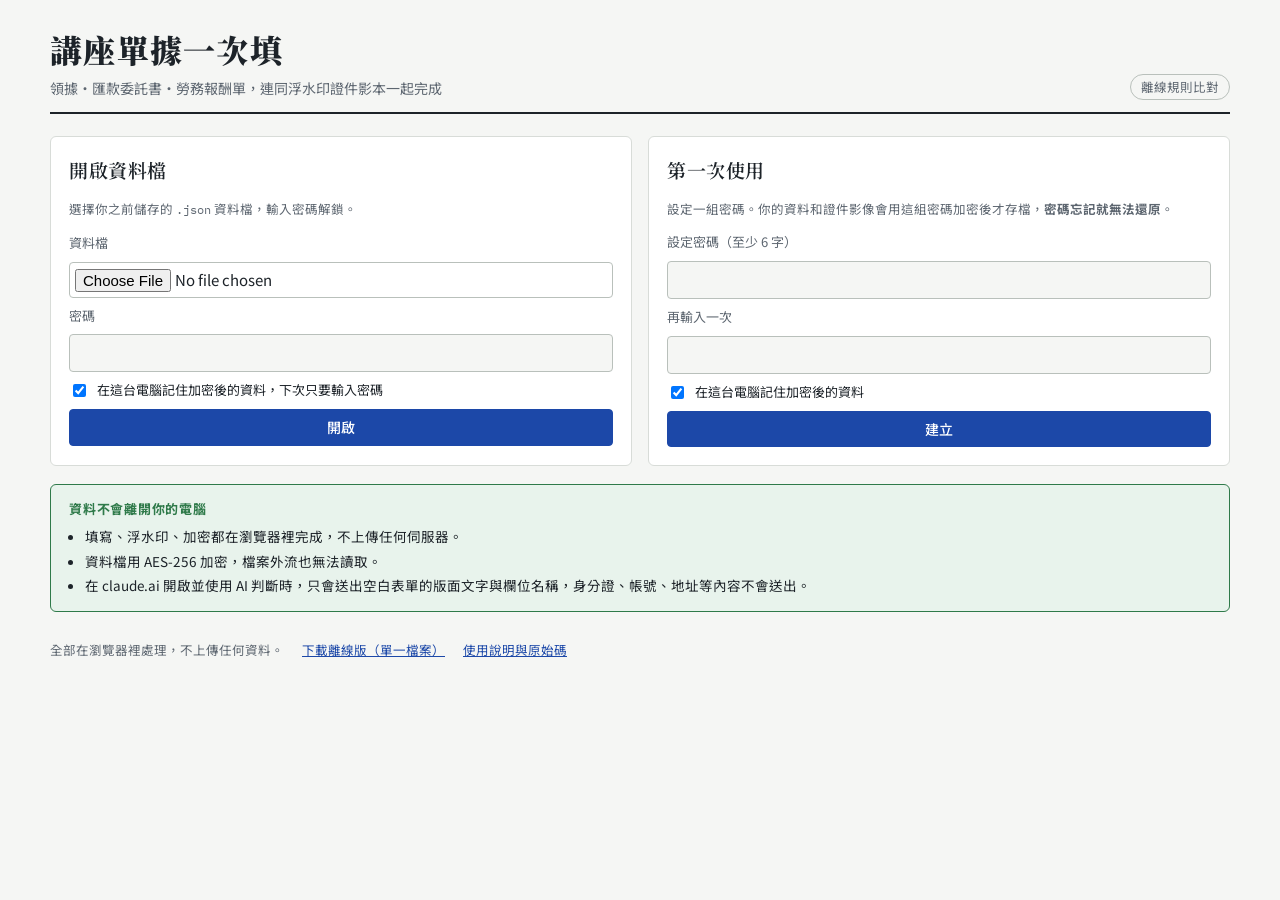
<file: index.html>
<!doctype html>
<html lang="zh-Hant">
<head>
<meta charset="utf-8">
<meta name="viewport" content="width=device-width,initial-scale=1,viewport-fit=cover">
<title>講座單據一次填</title>
<meta name="description" content="存好自己的資料，丟入空白領據或匯款單就自動填好欄位，並產生加浮水印的身分證與存摺影本。全部在瀏覽器裡處理。">
<meta name="claude:viewport-fit-sides" content="cover">
<link rel="preconnect" href="https://fonts.googleapis.com">
<link rel="stylesheet" href="https://fonts.googleapis.com/css2?family=IBM+Plex+Mono:wght@400;500&family=Noto+Sans+TC:wght@400;500;700&family=Noto+Serif+TC:wght@600;900&display=swap">
<link rel="stylesheet" href="css/app.css">
</head>
<body>
<div class="wrap">
  <header class="top">
    <div class="brand">
      <h1>講座單據一次填</h1>
      <p class="sub">領據・匯款委託書・勞務報酬單，連同浮水印證件影本一起完成</p>
    </div>
    <div class="top-right">
      <span class="badge" id="modeBadge">離線規則比對</span>
      <div class="vault-bar" id="vaultBar" hidden>
        <span class="vault-state" id="vaultState"></span>
        <button type="button" id="btnSaveVault">儲存資料檔</button>
        <button type="button" class="ghost" id="btnLock">鎖定</button>
      </div>
    </div>
  </header>

  <!-- ===== Locked: open / create data file ===== -->
  <section id="lockScreen" class="lock">
    <div class="lock-grid">
      <div class="card" id="cardRemembered" hidden>
        <h2>這台電腦上的資料</h2>
        <p class="note" id="rememberedInfo"></p>
        <form id="formUnlockLocal" class="stack">
          <label for="pwLocal">密碼</label>
          <input id="pwLocal" type="password" autocomplete="current-password" required>
          <div class="row"><button class="primary" type="submit">解鎖</button><button type="button" class="link" id="btnForgetLocal">從這台電腦移除</button></div>
        </form>
      </div>
      <div class="card">
        <h2>開啟資料檔</h2>
        <p class="note">選擇你之前儲存的 <code>.json</code> 資料檔，輸入密碼解鎖。</p>
        <form id="formOpen" class="stack">
          <label for="fileVault">資料檔</label>
          <input id="fileVault" type="file" accept=".json,application/json" required>
          <label for="pwOpen">密碼</label>
          <input id="pwOpen" type="password" autocomplete="current-password" required>
          <label class="check"><input type="checkbox" id="rememberOpen" checked> 在這台電腦記住加密後的資料，下次只要輸入密碼</label>
          <button class="primary" type="submit">開啟</button>
        </form>
      </div>
      <div class="card">
        <h2>第一次使用</h2>
        <p class="note">設定一組密碼。你的資料和證件影像會用這組密碼加密後才存檔，<strong>密碼忘記就無法還原</strong>。</p>
        <form id="formCreate" class="stack">
          <label for="pwNew">設定密碼（至少 6 字）</label>
          <input id="pwNew" type="password" autocomplete="new-password" minlength="6" required>
          <label for="pwNew2">再輸入一次</label>
          <input id="pwNew2" type="password" autocomplete="new-password" minlength="6" required>
          <label class="check"><input type="checkbox" id="rememberNew" checked> 在這台電腦記住加密後的資料</label>
          <button class="primary" type="submit">建立</button>
        </form>
      </div>
    </div>
    <div class="privacy">
      <h3>資料不會離開你的電腦</h3>
      <ul>
        <li>填寫、浮水印、加密都在瀏覽器裡完成，不上傳任何伺服器。</li>
        <li>資料檔用 AES-256 加密，檔案外流也無法讀取。</li>
        <li>在 claude.ai 開啟並使用 AI 判斷時，只會送出空白表單的版面文字與欄位名稱，身分證、帳號、地址等內容不會送出。</li>
      </ul>
    </div>
    <p class="msg" id="lockMsg" hidden></p>
  </section>

  <!-- ===== Unlocked ===== -->
  <section id="app" hidden>
    <nav class="tabs" role="tablist">
      <button role="tab" id="tabFill" aria-selected="true" aria-controls="paneFill">填單</button>
      <button role="tab" id="tabProfile" aria-selected="false" aria-controls="paneProfile">我的資料</button>
    </nav>

    <!-- ---------- Fill ---------- -->
    <div id="paneFill" role="tabpanel" aria-labelledby="tabFill" class="pane">
      <div class="warn" id="profileWarn" hidden></div>

      <div class="step">
        <div class="step-h"><span class="step-n">1</span><h2>放入空白單據</h2></div>
        <div class="drop" id="drop" tabindex="0" role="button" aria-label="選擇或拖曳單據檔案">
          <strong>拖曳單據到這裡，或點一下選擇檔案（可一次放多份）</strong>
          <span class="note">支援 Word .docx 與 PDF（可填寫或一般 PDF）。舊版 .doc 請先另存成 .docx。</span>
        </div>
        <input type="file" id="formFile" multiple accept=".docx,.pdf,.doc,application/pdf,application/vnd.openxmlformats-officedocument.wordprocessingml.document" hidden>
        <div class="row" id="tplRow" hidden><span class="note">清大常用表單：</span><span class="row" id="tplList"></span></div>
        <div class="row" id="formInfo" hidden></div>
      </div>

      <div class="step">
        <div class="step-h"><span class="step-n">2</span><h2>這次的活動</h2></div>
        <div class="grid2">
          <div class="f"><label for="ev_org">邀請單位</label><input id="ev_org" placeholder="例：國立清華大學科技藝術研究所"></div>
          <div class="f"><label for="ev_purpose">用途</label><input id="ev_purpose" value="演講費"></div>
          <div class="f"><label for="ev_title">講題／活動</label><input id="ev_title" placeholder="例：沉浸式敘事與 XR 創作"></div>
          <div class="f"><label for="ev_date">活動日期</label><input id="ev_date" type="date"></div>
          <div class="f"><label for="ev_time">時間</label><input id="ev_time" placeholder="例：14:00–16:00"></div>
          <div class="f"><label for="ev_hours">時數</label><input id="ev_hours" inputmode="decimal" placeholder="例：2"></div>
          <div class="f"><label for="ev_amount">金額（元）</label><input id="ev_amount" inputmode="numeric" placeholder="例：4000"></div>
          <div class="f"><label for="ev_place">地點</label><input id="ev_place" placeholder="例：國立清華大學 藝術學院"></div>
          <div class="f"><label for="fill_date">填表日期</label><input id="fill_date" type="date"></div>
        </div>
        <div class="f wide" id="noteRow" hidden><label for="ev_note">給 AI 的補充</label><textarea id="ev_note" placeholder="例：日期請留白；通訊地址同戶籍；金額用國字大寫"></textarea></div>
        <p class="note" id="derived"></p>
      </div>

      <div class="step">
        <div class="step-h"><span class="step-n">3</span><h2>檢查填入的內容</h2></div>
        <div class="row" id="mapButtons">
          <button type="button" class="primary" id="btnAI" hidden disabled>用 AI 判斷欄位</button>
          <button type="button" id="btnRule" disabled>規則比對</button>
          <button type="button" id="btnStop" hidden>停止</button>
        </div>
        <div id="planOut"><p class="empty">放入單據後，會自動找出姓名、電話、地址、身分證、銀行帳號等欄位。你可以逐項修改或取消。簽名、蓋章與機關核章欄位一律留白。</p></div>
        <div id="pdfTools" class="row" hidden>
          <label for="addKey" class="note">新增文字到頁面：</label>
          <select id="addKey"></select>
          <button type="button" id="btnPlace">點頁面放置</button>
          <span class="note" id="placeHint"></span>
        </div>
        <div id="previewWrap" hidden>
          <h3 id="previewTitle">預覽（藍字為填入內容）</h3>
          <div class="preview-box" id="previewBox"></div>
        </div>
      </div>

      <div class="step">
        <div class="step-h"><span class="step-n">4</span><h2>浮水印影本</h2></div>
        <div class="wm-grid">
          <div class="stack">
            <div class="f"><label for="wm1">第一行</label><input id="wm1"></div>
            <div class="f"><label for="wm2">第二行</label><input id="wm2" value="他用無效"></div>
            <div class="f"><label for="wm3">日期</label><input id="wm3"></div>
            <div class="f"><label for="wmColor">顏色</label>
              <select id="wmColor"><option value="red">紅（建議）</option><option value="blue">藍</option><option value="black">黑</option></select></div>
            <div class="f"><label for="wmOpacity">透明度</label><div class="slider"><input id="wmOpacity" type="range" min="15" max="70" value="35"><span id="wmOpacityV">35%</span></div></div>
            <div class="f"><label for="wmSize">字級</label><div class="slider"><input id="wmSize" type="range" min="20" max="80" value="42"><span id="wmSizeV">42</span></div></div>
            <label class="check"><input type="checkbox" id="wmEnlarge"> 放大 1.4 倍（預設為身分證實際尺寸）</label>
          </div>
          <div class="wm-preview" id="wmPreview"><p class="empty">在「我的資料」加入身分證正反面與存摺影像後，這裡會顯示預覽。</p></div>
        </div>
      </div>

      <div class="step done">
        <div class="step-h"><span class="step-n">5</span><h2>下載</h2></div>
        <div class="row">
          <button type="button" class="primary" id="btnDlAll" disabled>全部打包下載（ZIP）</button>
          <button type="button" id="btnDlForm" disabled>只下載目前這份單據</button>
          <button type="button" id="btnDlWm" disabled>只下載浮水印影本 PDF</button>
        </div>
        <p class="note">ZIP 內含所有已放入的單據（已填寫）與浮水印影本。列印後記得在簽名處親筆簽名。這份單據的欄位對應與你的調整會記在資料檔裡，下次放入同一份空白單據會直接套用。</p>
      </div>
    </div>

    <!-- ---------- Profile ---------- -->
    <div id="paneProfile" role="tabpanel" aria-labelledby="tabProfile" class="pane" hidden>
      <div class="profile-grid">
        <div class="card">
          <h2>文字資料</h2>
          <div id="profileForm"></div>
          <fieldset>
            <h3>自訂欄位</h3>
            <div id="customList" class="stack"></div>
            <div><button type="button" class="link" id="btnAddCustom">＋ 新增欄位</button></div>
          </fieldset>
        </div>
        <div class="card">
          <h2>證件與存摺影像</h2>
          <p class="note">建議用手機平拍、光線均勻。上傳後可旋轉、裁掉背景，只需做一次。</p>
          <div class="slots" id="slots"></div>
          <input type="file" id="imgFile" accept="image/jpeg,image/png,image/webp" hidden>
          <fieldset>
            <h3>資料檔</h3>
            <p class="note">表單對應記錄：<span id="tplCount">0</span> 份</p>
            <div class="row"><button type="button" id="btnChangePw">變更密碼</button><button type="button" class="ghost" id="btnClearTpl">清除表單對應記錄</button></div>
            <form id="formChangePw" class="stack" hidden>
              <label for="pwChange">新密碼（至少 6 字）</label><input id="pwChange" type="password" minlength="6" autocomplete="new-password" required>
              <label for="pwChange2">再輸入一次</label><input id="pwChange2" type="password" minlength="6" autocomplete="new-password" required>
              <div class="row"><button class="primary" type="submit">更新</button><button class="ghost" type="button" id="btnCancelPw">取消</button></div>
            </form>
          </fieldset>
        </div>
      </div>
    </div>
  </section>
</div>

<footer class="foot">
  <span>全部在瀏覽器裡處理，不上傳任何資料。</span>
  <a id="lnkOffline" href="receipt-autofill-offline.html" download>下載離線版（單一檔案）</a>
  <a href="https://github.com/Otaru-NTHU/receipt-autofill-tool" target="_blank" rel="noopener">使用說明與原始碼</a>
</footer>

<!-- image editor -->
<div class="modal" id="editor" hidden role="dialog" aria-modal="true" aria-labelledby="edTitle">
  <div class="modal-box">
    <div class="row between"><h2 id="edTitle">調整影像</h2><span class="note">在影像上拖曳框出要保留的範圍</span></div>
    <div class="ed-stage" id="edStage"><canvas id="edCanvas"></canvas></div>
    <div class="row between">
      <div class="row"><button type="button" id="edLeft">↺ 左轉</button><button type="button" id="edRight">↻ 右轉</button><button type="button" id="edReset">取消裁切</button></div>
      <div class="row"><button type="button" class="ghost" id="edCancel">取消</button><button type="button" class="primary" id="edApply">套用</button></div>
    </div>
  </div>
</div>

<div class="toast" id="toast" role="status" aria-live="polite" hidden></div>

<script src="lib/jszip.min.js"></script>
<script src="lib/pdf-lib.min.js"></script>
<script src="lib/fontkit.umd.min.js"></script>
<script src="lib/pdf.min.js"></script>
<script src="js/docx-engine.js"></script>
<script src="js/mapper.js"></script>
<script src="js/vault.js"></script>
<script src="js/watermark.js"></script>
<script src="js/pdf-fill.js"></script>
<script src="js/app.js"></script>
</body>
</html>
</file>
<file: css/app.css>
/* Layout: a locked gate (open/create data file), then two tabs — 填單 is a 5-step column, 我的資料 a two-card grid.
   Filled values read in ballpoint blue; signature/danger in seal red; watermark color matches the passport tool. */
:root{
  --paper:#f5f6f4; --sheet:#ffffff; --ink:#1d2329; --muted:#5d6670; --rule:#d8dcd8; --rule-strong:#b9c0bb;
  --pen:#1c48a8; --pen-soft:#e7edfa; --seal:#b3261e; --seal-soft:#fbeceb; --ok:#2f7a4a; --ok-soft:#e8f3ec; --warn:#9a6400; --warn-soft:#fbf3e2;
  --f-display:"Noto Serif TC","Songti TC",serif; --f-body:"Noto Sans TC","PingFang TC","Microsoft JhengHei",system-ui,sans-serif; --f-mono:"IBM Plex Mono",ui-monospace,Menlo,monospace;
  --r:6px; color-scheme:light;
}
@media (prefers-color-scheme: dark){:root:not([data-theme="light"]){
  --paper:#15181b; --sheet:#1d2125; --ink:#e6e9ec; --muted:#9aa3ab; --rule:#30363c; --rule-strong:#444c53;
  --pen:#8fb0ff; --pen-soft:#1e2a44; --seal:#ff8a80; --seal-soft:#3a1f1e; --ok:#7ccf98; --ok-soft:#1b2e22; --warn:#e6b450; --warn-soft:#33291a; color-scheme:dark}}
:root[data-theme="dark"]{
  --paper:#15181b; --sheet:#1d2125; --ink:#e6e9ec; --muted:#9aa3ab; --rule:#30363c; --rule-strong:#444c53;
  --pen:#8fb0ff; --pen-soft:#1e2a44; --seal:#ff8a80; --seal-soft:#3a1f1e; --ok:#7ccf98; --ok-soft:#1b2e22; --warn:#e6b450; --warn-soft:#33291a; color-scheme:dark}
*{box-sizing:border-box}
html{padding-top:env(safe-area-inset-top,0px);padding-bottom:env(safe-area-inset-bottom,0px)}
body{margin:0;background:var(--paper);color:var(--ink);font-family:var(--f-body);font-size:15px;line-height:1.6;
  padding-left:max(16px,env(safe-area-inset-left,0px));padding-right:max(16px,env(safe-area-inset-right,0px));padding-block:24px 56px}
[hidden]{display:none!important}
img{max-width:100%}
.wrap{max-width:1180px;margin:0 auto;display:grid;gap:22px}
.top{display:flex;flex-wrap:wrap;align-items:flex-end;justify-content:space-between;gap:12px;border-bottom:2px solid var(--ink);padding-bottom:12px}
h1{font-family:var(--f-display);font-weight:900;font-size:clamp(24px,4vw,32px);margin:0;letter-spacing:.04em;text-wrap:balance}
.sub{margin:2px 0 0;color:var(--muted);font-size:14px}
h2{font-family:var(--f-display);font-weight:600;font-size:19px;margin:0;letter-spacing:.03em}
h3{font-size:13px;font-weight:700;margin:0;color:var(--muted);letter-spacing:.12em}
.top-right{display:flex;flex-wrap:wrap;gap:10px;align-items:center;justify-content:flex-end}
.badge{font-size:12.5px;border:1px solid var(--rule-strong);border-radius:99px;padding:2px 10px;color:var(--muted);white-space:nowrap}
.badge.ai{border-color:var(--pen);color:var(--pen);background:var(--pen-soft)}
.vault-bar{display:flex;gap:8px;align-items:center;flex-wrap:wrap}
.vault-state{font-size:13px;color:var(--muted)}
.vault-state.dirty{color:var(--warn)}
.vault-state.clean{color:var(--ok)}
.card{background:var(--sheet);border:1px solid var(--rule);border-radius:var(--r);padding:18px;display:grid;gap:14px;align-content:start;min-width:0}
.stack{display:grid;gap:8px}
.row{display:flex;flex-wrap:wrap;gap:8px;align-items:center}
.row.between{justify-content:space-between}
.note{font-size:12.5px;color:var(--muted);line-height:1.55;margin:0}
code{font-family:var(--f-mono);font-size:.92em}
label{font-size:13px;color:var(--muted)}
label.check{display:flex;gap:8px;align-items:flex-start;color:var(--ink)}
label.check input{width:auto;margin-top:4px}
input,textarea,select{font:inherit;color:var(--ink);background:var(--paper);border:1px solid var(--rule-strong);border-radius:4px;padding:6px 8px;width:100%;min-width:0}
input[type=file]{padding:5px;background:var(--sheet)}
input[type=range]{padding:0;border:0;background:none}
input:focus-visible,textarea:focus-visible,select:focus-visible,button:focus-visible,.drop:focus-visible,[role=tab]:focus-visible{outline:2px solid var(--pen);outline-offset:1px}
input.mono{font-family:var(--f-mono);letter-spacing:.05em}
textarea{resize:vertical;min-height:56px}
button{font:inherit;font-size:14px;border-radius:4px;border:1px solid var(--rule-strong);background:var(--sheet);color:var(--ink);padding:6px 12px;cursor:pointer}
button:hover{border-color:var(--ink)}
button.primary{background:var(--pen);border-color:var(--pen);color:var(--sheet);font-weight:500}
button.primary:hover{filter:brightness(1.08)}
button.ghost{background:transparent}
button.link{border:0;background:none;color:var(--pen);padding:2px 4px}
button.x{border:0;background:none;color:var(--muted);padding:2px 6px}
button:disabled{opacity:.45;cursor:not-allowed}
.msg{font-size:13.5px;padding:8px 12px;border-radius:4px;background:var(--seal-soft);color:var(--seal);margin:0}
.msg.ok{background:var(--ok-soft);color:var(--ok)}
.warn{font-size:13.5px;padding:10px 14px;border-radius:4px;background:var(--warn-soft);color:var(--warn)}
.empty{font-size:13.5px;color:var(--muted);margin:0;padding:4px 0}

/* lock */
.lock{display:grid;gap:18px}
.lock-grid{display:grid;grid-template-columns:repeat(auto-fit,minmax(260px,1fr));gap:16px}
.privacy{border:1px solid var(--ok);background:var(--ok-soft);border-radius:var(--r);padding:14px 18px;display:grid;gap:6px}
.privacy h3{color:var(--ok);letter-spacing:.06em}
.privacy ul{margin:0;padding-left:1.2em;font-size:13.5px;color:var(--ink);display:grid;gap:3px}

/* tabs */
.tabs{display:flex;gap:4px;border-bottom:1px solid var(--rule-strong)}
.tabs [role=tab]{border:0;border-bottom:3px solid transparent;border-radius:0;background:none;padding:8px 16px;font-size:15px;color:var(--muted)}
.tabs [role=tab][aria-selected=true]{color:var(--ink);border-bottom-color:var(--ink);font-weight:700}
.pane{display:grid;gap:0;background:var(--sheet);border:1px solid var(--rule);border-top:0;border-radius:0 0 var(--r) var(--r);padding:18px}
#paneProfile{background:transparent;border:0;padding:16px 0 0}

/* steps */
.step{display:grid;gap:12px;padding:18px 0;border-bottom:1px solid var(--rule)}
.step:first-of-type{padding-top:4px}
.step:last-child{border-bottom:0;padding-bottom:4px}
.step-h{display:flex;align-items:baseline;gap:10px}
.step-n{font-family:var(--f-mono);font-size:12px;color:var(--sheet);background:var(--ink);border-radius:3px;padding:1px 6px}
.drop{border:1.5px dashed var(--rule-strong);border-radius:var(--r);padding:22px;text-align:center;cursor:pointer;background:var(--paper);display:grid;gap:4px}
.drop.over{border-color:var(--pen);background:var(--pen-soft)}
.drop strong{font-weight:500}
.chip{font-family:var(--f-mono);font-size:13px;background:var(--pen-soft);color:var(--pen);border-radius:3px;padding:2px 8px;word-break:break-all}
.f{display:grid;grid-template-columns:7.2em minmax(0,1fr);align-items:center;gap:8px}
.f.wide{grid-template-columns:7.2em minmax(0,1fr)}
.f.sens label::after{content:" 🔒";font-size:10px}
.grid2{display:grid;grid-template-columns:repeat(auto-fit,minmax(240px,1fr));gap:8px 18px}
fieldset{border:0;margin:0;padding:0;display:grid;gap:8px}
fieldset+fieldset{border-top:1px dashed var(--rule);padding-top:14px}
.custom-row{display:grid;grid-template-columns:7.2em minmax(0,1fr) auto;gap:8px;align-items:center}
.slider{display:flex;gap:8px;align-items:center}
.slider span{font-family:var(--f-mono);font-size:12.5px;min-width:3em;text-align:right;color:var(--muted)}

/* plan list */
.plan-head{display:flex;flex-wrap:wrap;gap:8px;align-items:baseline;margin-bottom:6px}
.ops{display:grid;gap:2px}
.op{display:grid;grid-template-columns:auto 8.5em minmax(0,1fr) auto auto;gap:8px;align-items:center;font-size:14px;padding:4px 0;border-bottom:1px dotted var(--rule)}
.op .lab{color:var(--muted);font-size:13px;overflow:hidden;text-overflow:ellipsis;white-space:nowrap}
.op input[type=text]{font-family:var(--f-mono);font-size:13px;color:var(--pen);padding:4px 6px}
.op input[type=number]{width:4.2em;font-size:13px;padding:4px}
.op .st{font-size:12px;white-space:nowrap}
.st.ok{color:var(--ok)} .st.bad{color:var(--warn)}
.op.off .lab,.op.off input[type=text]{opacity:.45}
.op .tail{display:flex;gap:2px;align-items:center}
@media (max-width:600px){.op{grid-template-columns:auto minmax(0,1fr) auto}.op input[type=text]{grid-column:1/-1}.op .tail{grid-column:3}}
.tags{display:flex;flex-wrap:wrap;gap:6px;margin-top:8px}
.tag{font-size:12.5px;border-radius:3px;padding:2px 8px;border:1px solid}
.tag.sign{color:var(--seal);border-color:var(--seal);background:var(--seal-soft)}
.tag.miss{color:var(--warn);border-color:var(--warn)}
.think{font-size:14px;color:var(--muted);display:flex;gap:10px;align-items:center}
.dot{width:8px;height:8px;border-radius:50%;background:var(--pen);animation:pulse 1.1s ease-in-out infinite}
@keyframes pulse{50%{opacity:.25}}
@media (prefers-reduced-motion:reduce){.dot{animation:none}}

/* previews */
#previewWrap{display:grid;gap:8px}
.preview-box{overflow:auto;border:1px solid var(--rule);border-radius:var(--r);background:var(--sheet);padding:18px;max-height:720px}
.pv{font-size:13px;line-height:1.5;min-width:520px;color:#1d2329;background:#fff;padding:8px}
.pv p{margin:0 0 6px;min-height:.5em}
.pv table{border-collapse:collapse;width:100%;margin:6px 0 10px}
.pv td{border:1px solid #b9c0bb;padding:4px 6px;vertical-align:top;min-width:1.4em}
.pv .hit{color:#1c48a8;background:#e7edfa;font-weight:500}
.pv .sig{color:#b3261e}
.pdf-pages{display:grid;gap:16px;justify-items:center}
.pdf-page{position:relative;box-shadow:0 1px 4px rgba(0,0,0,.18);background:#fff;max-width:none}
.pdf-page canvas{display:block}
.pdf-page.placing{cursor:crosshair}
.ov{position:absolute;white-space:nowrap;color:#1c48a8;background:rgba(231,237,250,.75);outline:1px dashed rgba(28,72,168,.55);cursor:move;line-height:1;padding:0 1px;touch-action:none;user-select:none}
.ov.empty{color:#9a6400;background:rgba(251,243,226,.85);outline-color:#9a6400}
.ov.sel{outline:2px solid #1c48a8}
.ov.field{cursor:default;outline-style:solid;background:rgba(231,237,250,.6)}
.ov .del{position:absolute;top:-14px;right:-14px;width:18px;height:18px;border-radius:50%;border:0;background:#b3261e;color:#fff;font-size:11px;line-height:18px;padding:0;display:none;cursor:pointer}
.ov.sel .del{display:block}

/* watermark */
.wm-grid{display:grid;grid-template-columns:minmax(0,360px) minmax(0,1fr);gap:20px;align-items:start}
@media (max-width:820px){.wm-grid{grid-template-columns:minmax(0,1fr)}}
.wm-preview{display:grid;grid-template-columns:repeat(auto-fit,minmax(180px,1fr));gap:10px}
.wm-preview figure{margin:0;display:grid;gap:4px}
.wm-preview canvas{width:100%;height:auto;border:1px solid var(--rule);border-radius:4px;background:#fff}
.wm-preview figcaption{font-size:12px;color:var(--muted)}

/* profile */
.profile-grid{display:grid;grid-template-columns:minmax(0,1fr) minmax(0,1fr);gap:16px;align-items:start}
@media (max-width:900px){.profile-grid{grid-template-columns:minmax(0,1fr)}}
.slots{display:grid;grid-template-columns:repeat(auto-fit,minmax(150px,1fr));gap:12px}
.slot{border:1px solid var(--rule);border-radius:var(--r);padding:10px;display:grid;gap:8px;align-content:start}
.slot .thumb{aspect-ratio:1.586/1;max-width:100%;border:1px dashed var(--rule-strong);border-radius:4px;display:grid;place-items:center;overflow:hidden;background:var(--paper);color:var(--muted);font-size:12.5px}
.slot.pass .thumb{aspect-ratio:1.4/1}
.slot .thumb img{width:100%;height:100%;object-fit:contain}
.slot strong{font-size:14px;font-weight:500}

/* modal */
.modal{position:fixed;inset:0;background:rgba(10,12,14,.6);display:grid;place-items:center;z-index:50;
  padding:max(12px,env(safe-area-inset-top,0px)) max(12px,env(safe-area-inset-right,0px)) max(12px,env(safe-area-inset-bottom,0px)) max(12px,env(safe-area-inset-left,0px))}
.modal-box{background:var(--sheet);border-radius:var(--r);padding:16px;display:grid;gap:12px;width:min(960px,100%);max-height:100%;overflow:auto}
.ed-stage{display:grid;place-items:center;background:#2b2f33;border-radius:4px;padding:8px;min-height:200px}
#edCanvas{max-width:100%;touch-action:none;cursor:crosshair}
.toast{position:fixed;left:50%;transform:translateX(-50%);bottom:calc(20px + env(safe-area-inset-bottom,0px));background:var(--ink);color:var(--sheet);padding:8px 16px;border-radius:4px;font-size:14px;z-index:60;max-width:calc(100% - 32px)}
#pdfTools select{width:auto;max-width:16em}

.form-chip{display:inline-flex;align-items:center;border:1px solid var(--rule-strong);border-radius:4px;background:var(--sheet)}
.form-chip .chip-btn{border:0;background:none;font-family:var(--f-mono);font-size:13px;padding:3px 8px;color:var(--ink);max-width:22em;overflow:hidden;text-overflow:ellipsis;white-space:nowrap}
.form-chip.on{border-color:var(--pen);background:var(--pen-soft)}
.form-chip.on .chip-btn{color:var(--pen);font-weight:500}
.tpl{font-size:13px;padding:4px 10px;border-style:dashed}

.foot{max-width:1180px;margin:28px auto 0;display:flex;flex-wrap:wrap;gap:8px 18px;font-size:12.5px;color:var(--muted)}
.foot a{color:var(--pen)}
</file>
